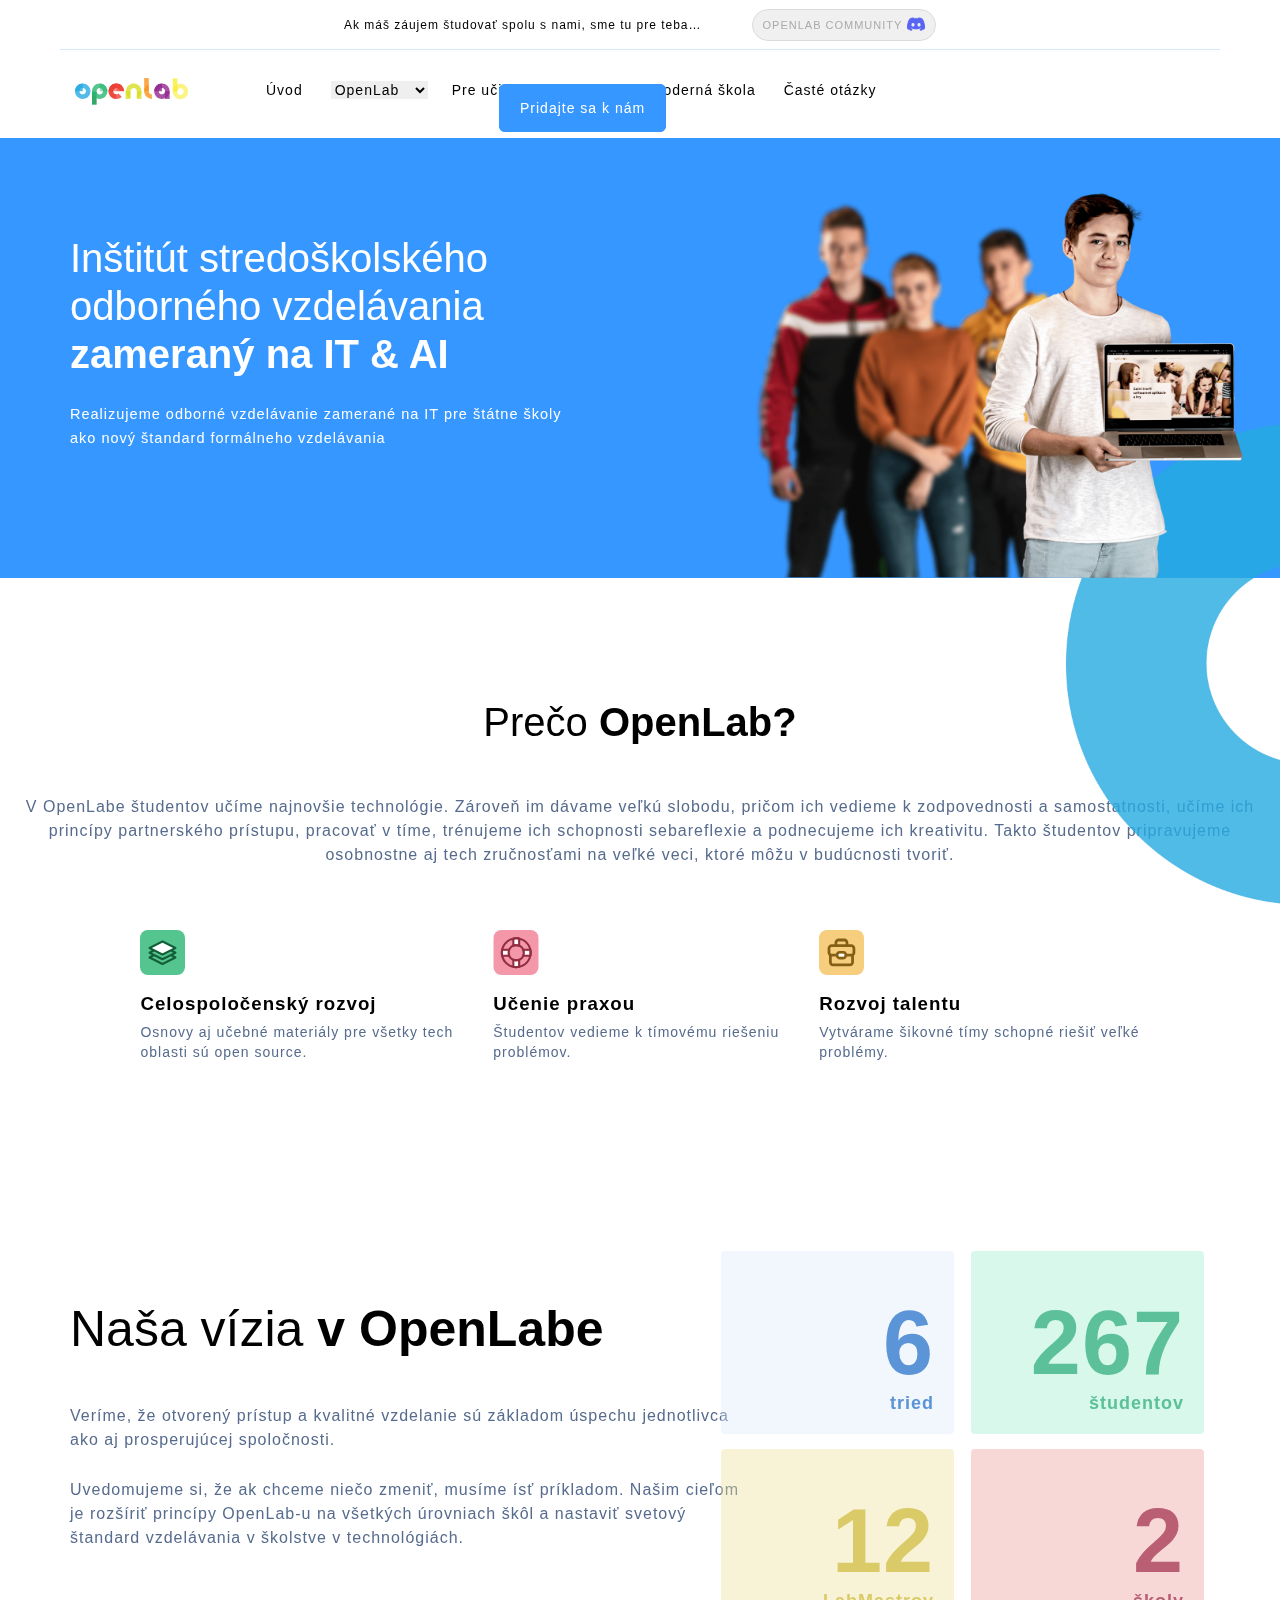
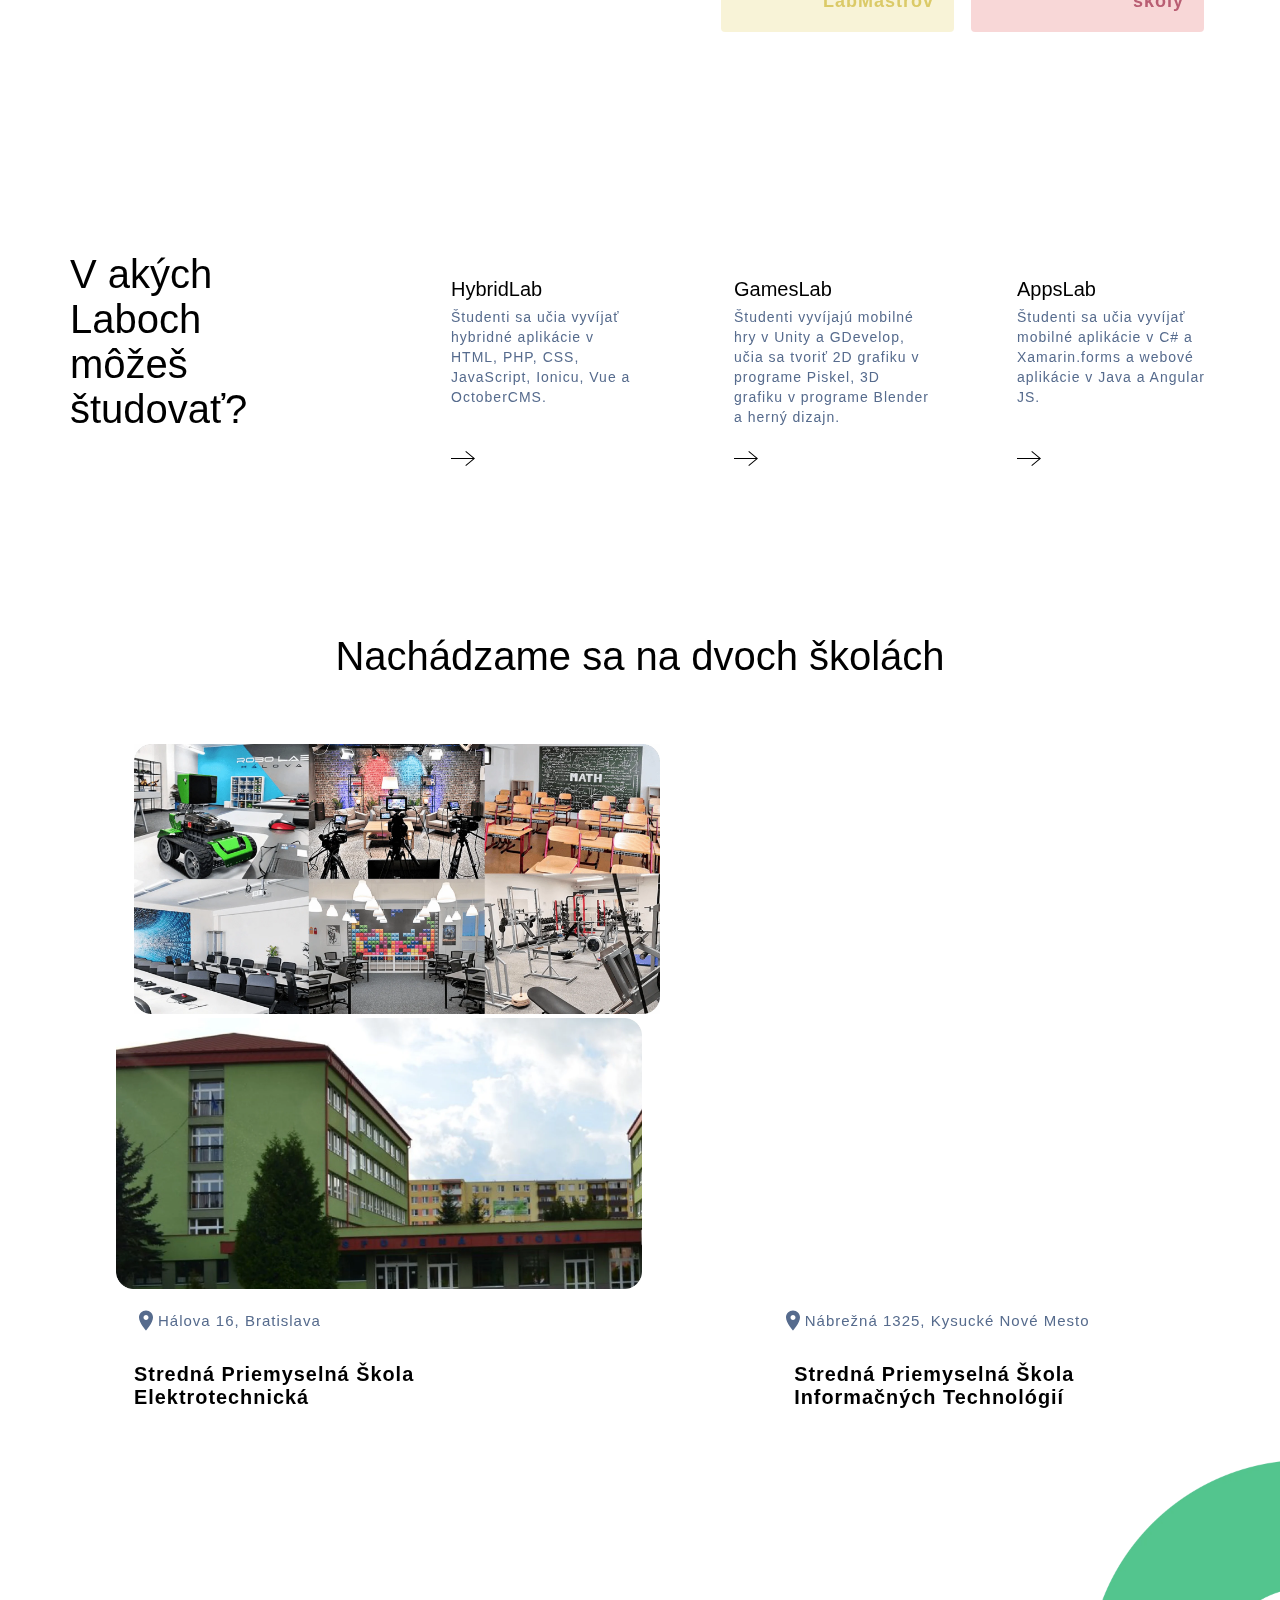
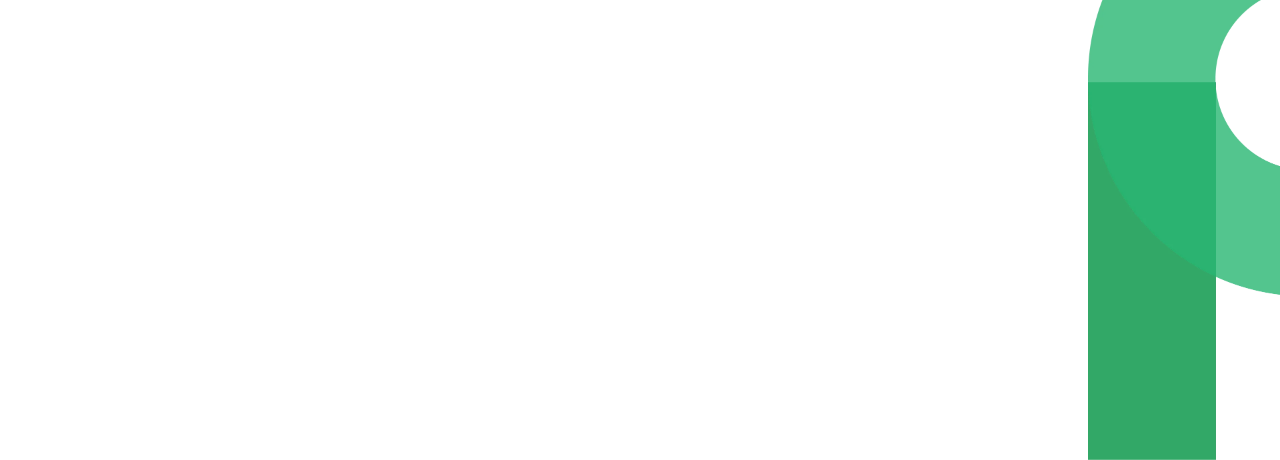
<file: openlab_stranka/index.html>
<!DOCTYPE html>
<html lang="en">
<head>

    <meta charset="UTF-8">
    <meta http-equiv="X-UA-Compatible" content="IE=edge">
    <meta name="viewport" content="width=device-width, initial-scale=1.0">
    <link rel="stylesheet" href="./assets/styles/app.css">
    <title>Openlab</title>

</head>

<body>

<header class="dc">
    <p class="dc-p">
        Ak máš záujem študovať spolu s nami, sme tu pre teba…
    </p>
    <div class="btn">
    <p class="btn-p">
        OPENLAB COMMUNITY
    </p>
    <img class="dc-img" height="20" src="./assets/images/discord-image.png" alt="">
    </div>
</header>

<section class="navbar-logo">
<div class="openlab-logo">
<svg width="114" height="28" viewBox="0 0 112 27" fill="none" xmlns="http://www.w3.org/2000/svg">
    <rect opacity="0.8" x="16.7007" y="14.0454" width="4.5548" height="12.9053" fill="#009444"/>
    <g style="mix-blend-mode:multiply" opacity="0.5">
    <path d="M24.292 13.666H31.8833C31.8979 9.48835 28.4993 6.08976 24.292 6.07471V13.666Z" fill="#2BB673"/>
    </g>
    <rect opacity="0.8" x="49.7227" y="13.666" width="4.5548" height="7.59133" fill="#D7DF23"/>
    <rect opacity="0.8" x="60.7305" y="13.666" width="4.5548" height="7.59133" fill="#D7DF23"/>
    <rect opacity="0.8" x="88.439" y="13.666" width="4.5548" height="7.59133" fill="#92278F"/>
    <path opacity="0.8" d="M85.4029 13.6655H77.8116C77.797 9.48786 81.1955 6.08927 85.4029 6.07422V13.6655Z" fill="#92278F"/>
    <path opacity="0.8" fill-rule="evenodd" clip-rule="evenodd" d="M77.8115 13.6656C77.8115 9.47301 81.2102 6.07425 85.4028 6.07422C87.4162 6.07421 89.347 6.87401 90.7707 8.29767C92.1944 9.72132 92.9942 11.6522 92.9942 13.6656C92.9942 17.8581 89.5954 21.2569 85.4028 21.2569C81.2103 21.2569 77.8115 17.8581 77.8115 13.6656ZM85.4028 16.7962C85.6147 16.7963 85.8261 16.775 86.0338 16.7326C87.6072 16.4087 88.6802 14.9468 88.5175 13.3487C88.3548 11.7505 87.0091 10.5348 85.4028 10.5347C83.6737 10.5347 82.272 11.9364 82.272 13.6655C82.272 15.3945 83.6737 16.7962 85.4028 16.7962Z" fill="#92278F"/>
    <path opacity="0.8" d="M57.6944 6.07471C54.1252 6.07284 51.0374 8.54809 50.2777 12.0201C49.5179 15.4921 51.2917 19.0218 54.5382 20.4982V13.5789H54.5694C54.5951 11.8789 55.9867 10.5141 57.6944 10.5141C59.4022 10.5141 60.7938 11.8789 60.8195 13.5789H60.8539V20.4966C64.099 19.0189 65.8711 15.4894 65.1107 12.0183C64.3502 8.54718 61.2629 6.07288 57.6944 6.07471H57.6944Z" fill="#D7DF23"/>
    <rect opacity="0.8" x="96.0303" y="1.14014" width="4.5548" height="12.9053" fill="#F9ED32"/>
    <path opacity="0.6" fill-rule="evenodd" clip-rule="evenodd" d="M96.0303 14.0454C96.0303 9.85283 99.429 6.45409 103.622 6.4541C107.814 6.45412 111.213 9.85288 111.213 14.0454C111.213 18.238 107.814 21.6368 103.622 21.6368C99.429 21.6367 96.0303 18.238 96.0303 14.0454ZM100.91 15.6107C101.469 16.5793 102.503 17.176 103.622 17.176C104.74 17.176 105.774 16.5793 106.333 15.6107C106.892 14.642 106.892 13.4486 106.333 12.4799C105.774 11.5113 104.74 10.9145 103.622 10.9145C102.503 10.9145 101.469 11.5113 100.91 12.4799C100.351 13.4486 100.351 14.642 100.91 15.6107Z" fill="#F9ED32"/>
    <rect opacity="0.8" x="67.9424" y="0.760742" width="4.5548" height="12.9053" fill="#F7941D"/>
    <path opacity="0.8" d="M72.4691 13.7089C72.4691 13.6959 72.4726 13.6839 72.4728 13.6709H72.4001V6.83398C69.1445 8.3014 67.3595 11.8288 68.1143 15.3032C68.8692 18.7777 71.9593 21.2576 75.5337 21.2575V16.7566C74.7209 16.7566 73.9414 16.4355 73.3667 15.864C72.7919 15.2924 72.469 14.5172 72.4691 13.7089Z" fill="#F7941D"/>
    <path opacity="0.8" d="M42.7727 15.9159C41.5424 17.109 39.5821 17.0907 38.3743 15.875C37.1664 14.6593 37.1598 12.6979 38.3595 11.4741C39.5592 10.2503 41.5193 10.2189 42.7575 11.4036L45.913 8.24651C44.4971 6.85306 42.59 6.07296 40.6038 6.07479V6.07471L40.603 6.07475L40.6021 6.07471V6.07479C36.4146 6.07872 33.022 9.47628 33.022 13.666C33.022 17.8558 36.4146 21.2534 40.6021 21.2573V21.2574L40.603 21.2573L40.6038 21.2574V21.2573C42.5968 21.2592 44.5099 20.4739 45.9272 19.0721L42.7727 15.9159Z" fill="#EF4136"/>
    <g style="mix-blend-mode:multiply" opacity="0.6">
    <path d="M40.6133 13.666H33.022C33.0074 9.48835 36.406 6.08976 40.6133 6.07471V13.666Z" fill="#EF4136"/>
    </g>
    <path opacity="0.8" fill-rule="evenodd" clip-rule="evenodd" d="M16.7007 13.6656C16.7007 9.47303 20.0994 6.07425 24.292 6.07422C28.4845 6.0742 31.8833 9.47293 31.8833 13.6655C31.8834 17.8581 28.4846 21.2568 24.2921 21.2569C20.0995 21.2569 16.7007 17.8582 16.7007 13.6656ZM25.8718 16.4356C26.849 15.8695 27.4486 14.8239 27.4437 13.6946L27.4422 13.6801L27.4437 13.6654C27.4361 11.9301 26.0272 10.5273 24.2919 10.5273C22.5566 10.5273 21.1477 11.9301 21.1402 13.6654L21.1416 13.6799L21.1402 13.6946C21.1352 14.8239 21.7349 15.8695 22.7121 16.4356C23.6892 17.0017 24.8946 17.0017 25.8718 16.4356Z" fill="#2BB673"/>
    <g style="mix-blend-mode:multiply" opacity="0.8">
    <path d="M7.59084 13.6655H-0.000441412C-0.0150421 9.48786 3.38353 6.08927 7.59084 6.07422V13.6655Z" fill="#27AAE1"/>
    </g>
    <path opacity="0.8" fill-rule="evenodd" clip-rule="evenodd" d="M-0.000488281 13.6656C-0.000504269 9.47301 3.39822 6.07425 7.59078 6.07422C9.60414 6.07421 11.535 6.87401 12.9587 8.29767C14.3824 9.72132 15.1822 11.6522 15.1822 13.6656C15.1821 17.8581 11.7834 21.2569 7.59084 21.2569C3.39828 21.2569 -0.000472294 17.8581 -0.000488281 13.6656ZM4.659 14.8592C5.15131 16.0401 6.30694 16.8079 7.58641 16.804L7.58644 16.804C9.32971 16.8014 10.7408 15.386 10.7381 13.6428C10.7381 12.3633 9.96687 11.21 8.78442 10.7213C7.60197 10.2325 6.24151 10.5047 5.33815 11.4108C4.4348 12.3169 4.16669 13.6782 4.659 14.8592Z" fill="#27AAE1"/>
    <path opacity="0.8" d="M48.2051 13.666C48.2027 9.4947 44.8137 6.10575 40.6138 6.07471V13.666H48.2051Z" fill="#EF4136"/>
    <path opacity="0.8" d="M40.5572 16.7935C38.843 16.7658 37.4696 15.3652 37.4756 13.6509C37.4816 11.9365 38.8647 10.5456 40.5791 10.5298C42.2934 10.5141 43.7018 11.8795 43.7392 13.5934L48.2046 13.5958C48.1892 11.6085 47.3925 9.70707 45.9866 8.30236L45.9867 8.3023L45.9861 8.30175L45.9855 8.30108L45.9854 8.30113C43.022 5.33475 38.2149 5.33225 35.2485 8.29555C32.282 11.2588 32.2795 16.0658 35.2429 19.0322L35.2428 19.0322L35.2435 19.0329L35.244 19.0335L35.2441 19.0334C36.6521 20.4456 38.5607 21.2448 40.5549 21.2574L40.5572 16.7935Z" fill="#EF4136"/>
</svg>
</div>
<div class="navbar">
    <p class="p1">Úvod</p>
    <select name="labs" id="labs">
        <option value="openlab">OpenLab</option>
        <option value="hybridlab">HybridLab</option>
        <option value="gameslab">GamesLab</option>
        <option value="appslab">AppsLab</option>
    </select>
    <p class="p2">Pre učiteľov</p>
    <p class="p3">Partneri</p>
    <p class="p4">Moderná škola</p>
    <p class="p5">Časté otázky</p>
    <p class="btn-join">Pridajte sa k nám</p>
</div>
</section>

<div class="welcome-section-blue">
        <div class="main-content">
            <p class="main-content-h1"> 
                Inštitút stredoškolského<br>
                odborného vzdelávania<br>
                <strong>zameraný na IT & AI</strong>
            </p>
            <p class="main-content-p">
                Realizujeme odborné vzdelávanie zamerané na IT pre štátne školy<br>
                ako nový štandard formálneho vzdelávania
            </p>
        </div>
    <img class="openlab-img" height="418" src="./assets/images/openlab-image.png" alt="">
</div>

<div class="o_l">
    <img class="o_letter" src="./assets/images/o_letter.webp" alt="">
</div>

<div class="why">
    <h1 class="why1">
        Prečo&nbsp;
    </h1>
    <h1 class="why2">
        <strong>OpenLab?</strong>
    </h1>
</div>

<p class="in-openlab">
    V OpenLabe študentov učíme najnovšie technológie. Zároveň im dávame veľkú slobodu, pričom ich vedieme k zodpovednosti a samostatnosti, učíme ich<br>
    princípy partnerského prístupu, pracovať v tíme, trénujeme ich schopnosti sebareflexie a podnecujeme ich kreativitu. Takto študentov pripravujeme<br>
    osobnostne aj tech zručnosťami na veľké veci, ktoré môžu v budúcnosti tvoriť.
</p>

<div class="learn">
    <div class="select">
        <svg class="select-img" width="45" height="45" viewBox="0 0 45 45" fill="none" xmlns="http://www.w3.org/2000/svg">
            <rect width="45" height="45" rx="8" fill="#55C58F"/>
            <path fill-rule="evenodd" clip-rule="evenodd" d="M11.7554 20.3059L9.11152 18.9932H9.11149C8.7378 18.8083 8.50044 18.425 8.50044 18.005C8.50044 17.5863 8.73783 17.203 9.11395 17.0169L22.0167 10.6139C22.3223 10.462 22.6802 10.462 22.9857 10.6139L35.8885 17.0169C36.2622 17.2018 36.4995 17.585 36.4995 18.005C36.4995 18.425 36.2622 18.8071 35.8885 18.9932L33.2446 20.3059L35.9299 21.7826C36.2889 21.981 36.5081 22.3618 36.4995 22.7732C36.491 23.1847 36.2549 23.5557 35.8885 23.7381L33.2556 25.0447L35.9323 26.5288C36.2889 26.7272 36.5081 27.1092 36.4983 27.5194C36.4886 27.9309 36.2537 28.3019 35.8873 28.4831L22.9845 34.8861C22.8323 34.962 22.6656 35 22.5 35C22.3344 35 22.1677 34.962 22.0155 34.8861L9.11273 28.4831C8.74635 28.3007 8.51142 27.9297 8.50168 27.5194C8.49193 27.108 8.70984 26.7272 9.0677 26.5288L11.7444 25.0447L9.11152 23.7381C8.74392 23.5569 8.50901 23.1847 8.50047 22.7732C8.49193 22.3618 8.71106 21.9798 9.07013 21.7826L11.7554 20.3059ZM22.4989 32.6685L33.0343 27.4397L30.8579 26.2336L22.9834 30.1423C22.8312 30.2182 22.6645 30.2562 22.4989 30.2562C22.3333 30.2562 22.1666 30.2182 22.0144 30.1423L14.1399 26.2336L11.9634 27.4397L22.4989 32.6685ZM33.027 22.6997L22.4991 27.9247L11.9711 22.6997L14.156 21.4973L22.0147 25.3972C22.1669 25.4731 22.3336 25.511 22.4992 25.511C22.6647 25.511 22.8315 25.4731 22.9836 25.3972L30.8423 21.4973L33.027 22.6997ZM32.9261 18.0064L22.4991 12.8316L12.0721 18.0051L22.4991 23.1799L32.9261 18.0064Z" fill="#135D39"/>
            <path d="M22.4993 12.8315L32.9263 18.0064L22.4993 23.1799L12.0723 18.0051L22.4993 12.8315Z" fill="white"/>
        </svg>
        <h3 class="select-h3">Celospoločenský rozvoj</h3>
        <p class="select-p">Osnovy aj učebné materiály pre všetky tech<br>oblasti sú open source.</p>
    </div>
    <div class="support">
        <svg class="support-img" width="46" height="45" viewBox="0 0 46 45" fill="none" xmlns="http://www.w3.org/2000/svg">
            <rect x="0.5" width="45" height="45" rx="8" fill="#F497A9"/>
            <path d="M25.9138 28.8176C25.2918 29.0746 24.6451 29.2483 23.9793 29.3372C24.0722 29.3235 24.1597 29.3125 24.2527 29.2989C23.5691 29.3836 22.8787 29.3836 22.1992 29.292C22.2921 29.3057 22.3796 29.3166 22.4726 29.3303C21.8164 29.2374 21.1806 29.0637 20.5695 28.8081L20.8156 28.9106C20.3713 28.7219 19.9474 28.4977 19.5468 28.2311C19.4484 28.1655 19.3486 28.0971 19.2529 28.026C19.1873 27.9782 19.0041 27.81 19.2556 28.0329C19.2173 27.9987 19.1777 27.9672 19.1353 27.9372C18.9439 27.7799 18.7593 27.6159 18.5843 27.4422C18.4162 27.2741 18.2535 27.0977 18.1031 26.9159C18.0648 26.8721 18.0279 26.8229 17.991 26.7764C17.8707 26.6287 18.1523 26.9883 18.0115 26.801C17.9404 26.7053 17.872 26.6069 17.8037 26.5071C17.5302 26.0996 17.2978 25.6704 17.1037 25.2178C17.1379 25.2998 17.172 25.3819 17.2062 25.4639C16.9396 24.8282 16.7578 24.1651 16.6662 23.4842C16.6798 23.5772 16.6908 23.6647 16.7045 23.7577C16.6197 23.0741 16.6197 22.3836 16.7113 21.7041C16.6976 21.7971 16.6867 21.8846 16.673 21.9776C16.766 21.3213 16.9396 20.6815 17.1953 20.0745C17.1611 20.1565 17.1269 20.2385 17.0927 20.3205C17.2814 19.8762 17.5097 19.4483 17.7763 19.0463C17.8419 18.9479 17.913 18.8481 17.9814 18.7524C18.1386 18.5364 17.8652 18.8918 17.9787 18.7551C18.0087 18.7141 18.0443 18.6772 18.0744 18.6348C18.2316 18.4434 18.3998 18.2588 18.5734 18.0838C18.7443 17.9129 18.9179 17.753 19.1039 17.6026C19.1517 17.5643 19.1968 17.5274 19.2433 17.4905C19.391 17.3702 19.0314 17.6518 19.2187 17.511C19.3144 17.4399 19.4128 17.3715 19.5126 17.3032C19.9228 17.0297 20.3576 16.7973 20.8087 16.6059C20.7267 16.6401 20.6447 16.6743 20.5626 16.7085C21.1738 16.4555 21.8095 16.2819 22.4658 16.1862C22.3728 16.1999 22.2853 16.2108 22.1923 16.2245C22.8759 16.1315 23.5623 16.1315 24.2458 16.2176C24.1529 16.204 24.0654 16.193 23.9724 16.1793C24.656 16.2723 25.3191 16.4528 25.9548 16.7194C25.8728 16.6852 25.7908 16.651 25.7088 16.6169C26.1531 16.8083 26.5838 17.0379 26.983 17.3114C27.0814 17.3798 27.1812 17.4481 27.2769 17.5192C27.4929 17.6805 27.1375 17.403 27.2742 17.5165C27.3152 17.5507 27.3521 17.5821 27.3945 17.6149C27.5791 17.768 27.7568 17.9294 27.9277 18.1003C28.0986 18.2712 28.2585 18.4489 28.413 18.6334C28.4472 18.6745 28.4786 18.7114 28.5087 18.7538C28.6181 18.8905 28.3447 18.535 28.506 18.751C28.5771 18.8467 28.6454 18.9452 28.7138 19.0477C28.9845 19.451 29.2128 19.8817 29.4015 20.326C29.3673 20.244 29.3331 20.1619 29.2989 20.0799C29.5519 20.6911 29.7296 21.3309 29.8212 21.983C29.8075 21.8901 29.7966 21.8026 29.7829 21.7096C29.8759 22.3932 29.8759 23.0795 29.7898 23.7631C29.8034 23.6702 29.8144 23.5827 29.828 23.4897C29.7351 24.1733 29.5546 24.8364 29.288 25.4694C29.3222 25.3873 29.3564 25.3053 29.3905 25.2233C29.1991 25.6676 28.9695 26.0955 28.7029 26.4947C28.6345 26.5932 28.5661 26.693 28.495 26.7887C28.3337 27.0047 28.6113 26.6492 28.4978 26.786C28.4677 26.827 28.4322 26.8639 28.4021 26.9063C28.249 27.0908 28.0876 27.2686 27.9208 27.4367C27.7499 27.6076 27.5763 27.7676 27.3904 27.918C27.3493 27.9522 27.3124 27.9836 27.2701 28.0137C27.1333 28.1231 27.4888 27.8496 27.2728 28.011C27.1771 28.082 27.0786 28.1504 26.9788 28.2188C26.5796 28.4895 26.1517 28.7178 25.7074 28.9092L25.9535 28.8067C25.9466 28.8039 25.9302 28.8094 25.9138 28.8176C25.654 28.927 25.449 29.0364 25.3027 29.2893C25.1728 29.508 25.1181 29.8334 25.2001 30.0795C25.2781 30.3284 25.4326 30.569 25.6718 30.6907C25.8974 30.811 26.216 30.8985 26.4621 30.7932C27.2892 30.4446 28.0275 30.0166 28.7316 29.4561C29.3632 28.953 29.9005 28.3487 30.3695 27.6897C31.4113 26.2241 31.9527 24.3879 31.9172 22.593C31.883 20.8293 31.3088 19.052 30.2423 17.637C29.7023 16.9233 29.1007 16.3177 28.3857 15.7776C27.7226 15.2745 26.9843 14.8999 26.2091 14.6059C22.8431 13.3413 18.8098 14.4446 16.5596 17.2514C15.9991 17.9514 15.5588 18.6897 15.217 19.5182C14.8589 20.3864 14.6633 21.312 14.6018 22.2499C14.4856 24.0518 14.9737 25.9168 15.9594 27.4316C16.8344 28.7742 18.0786 29.9062 19.5413 30.5789C21.3324 31.402 23.3283 31.6316 25.2533 31.1832C25.6662 31.0875 26.0709 30.9576 26.4592 30.7936C26.7162 30.6869 26.924 30.5721 27.0703 30.3219C27.2002 30.1031 27.2549 29.7777 27.1729 29.5316C27.0949 29.2828 26.9404 29.0422 26.7012 28.9205C26.4769 28.8002 26.1625 28.7141 25.9137 28.818L25.9138 28.8176Z" fill="#912D40"/>
            <rect x="9.5" y="20.5" width="5.5" height="4.5" fill="white"/>
            <rect x="31" y="20.5" width="5.5" height="4.5" fill="white"/>
            <rect x="25.25" y="9.25" width="5.5" height="4.5" transform="rotate(90 25.25 9.25)" fill="white"/>
            <rect x="25.25" y="30.75" width="5.5" height="4.5" transform="rotate(90 25.25 30.75)" fill="white"/>
            <path d="M38.3548 19.567C37.7588 16.6959 36.3068 14.0164 34.256 11.9286C32.2079 9.84365 29.5502 8.3439 26.6981 7.7041C23.2254 6.92479 19.5749 7.35821 16.3839 8.92774C13.7754 10.2102 11.5578 12.2746 10.0472 14.7521C8.30401 17.6163 7.52883 21.0713 7.90753 24.4044C8.0962 26.0614 8.52686 27.6378 9.20911 29.1595C9.80383 30.4884 10.6105 31.7134 11.5538 32.8236C13.4433 35.0426 15.9971 36.6901 18.7862 37.5336C22.0948 38.5385 25.789 38.3922 28.9922 37.0756C30.4168 36.4904 31.7129 35.7289 32.9189 34.7719C34.0564 33.8695 35.0408 32.7922 35.883 31.6068C37.756 28.9723 38.7376 25.7142 38.6748 22.4876C38.6652 21.5059 38.549 20.5243 38.3549 19.5672C38.2482 19.0409 37.5961 18.6895 37.0943 18.8495C36.5365 19.0299 36.263 19.5467 36.3765 20.11C36.4421 20.4245 36.4927 20.7417 36.5378 21.0602C36.5242 20.9672 36.5132 20.8797 36.4996 20.7868C36.6705 22.0719 36.6732 23.3735 36.5064 24.6585C36.5201 24.5655 36.531 24.478 36.5447 24.385C36.3738 25.6456 36.0415 26.8801 35.5493 28.0558C35.5835 27.9738 35.6177 27.8918 35.6519 27.8097C35.3675 28.4797 35.0367 29.1291 34.6566 29.7512C34.4679 30.0547 34.271 30.3527 34.0618 30.6426C34.0099 30.7137 33.9593 30.782 33.9087 30.8545C33.8841 30.8846 33.8609 30.9201 33.8376 30.9502C33.7255 31.1006 33.9989 30.7451 33.8814 30.8928C33.7611 31.0432 33.6462 31.1895 33.5232 31.333C33.0611 31.8771 32.5634 32.3857 32.0261 32.8574C31.8962 32.9736 31.7636 33.0871 31.6269 33.1965C31.5654 33.2484 31.5039 33.2949 31.4423 33.3469C31.3849 33.3906 31.2304 33.5 31.4998 33.3031C31.4615 33.3305 31.4246 33.3605 31.3877 33.3879C31.0978 33.6066 30.797 33.8145 30.4881 34.0141C29.8004 34.4516 29.0771 34.8316 28.3252 35.1488C28.4072 35.1147 28.4892 35.0805 28.5712 35.0463C27.3955 35.5385 26.1623 35.8735 24.9004 36.0416C24.9934 36.028 25.0809 36.017 25.1739 36.0034C23.8887 36.1715 22.5872 36.1674 21.3022 35.9965C21.3952 36.0102 21.4827 36.0211 21.5756 36.0348C20.3247 35.8612 19.101 35.529 17.9363 35.0367C18.0184 35.0709 18.1004 35.1051 18.1824 35.1393C17.5125 34.8549 16.8672 34.5241 16.2479 34.1412C15.9443 33.9526 15.6463 33.7557 15.3564 33.5465C15.2854 33.4946 15.217 33.444 15.1445 33.3934C15.1145 33.3688 15.083 33.3455 15.0488 33.3223C14.8984 33.2102 15.2539 33.4836 15.1062 33.366C14.9559 33.2457 14.8096 33.1309 14.666 33.0079C14.1219 32.5457 13.616 32.0481 13.1457 31.5108C13.0295 31.3809 12.9201 31.2483 12.8066 31.1116C12.7547 31.0501 12.7082 30.9885 12.659 30.927C12.6152 30.8696 12.5058 30.7151 12.7027 30.9844C12.6754 30.9462 12.6453 30.9092 12.618 30.8723C12.3992 30.5825 12.1914 30.2817 11.9959 29.9727C11.5584 29.285 11.1783 28.5618 10.8639 27.8126C10.898 27.8946 10.9322 27.9766 10.9664 28.0587C10.4742 26.887 10.1433 25.6524 9.97106 24.3917C9.98474 24.4847 9.99567 24.5722 10.0093 24.6651C9.84118 23.38 9.84529 22.0784 10.0162 20.7934C10.0025 20.8864 9.99157 20.9739 9.9779 21.0669C10.1515 19.8118 10.4865 18.5895 10.976 17.4192C10.9418 17.5012 10.9076 17.5832 10.8734 17.6653C11.1537 17.0022 11.4846 16.3596 11.8605 15.7485C12.0519 15.4367 12.2543 15.1332 12.4689 14.8352C12.5168 14.7695 12.5619 14.7053 12.6084 14.6438C12.6357 14.6055 12.6658 14.5686 12.6932 14.5317C12.8053 14.3813 12.5318 14.7367 12.6494 14.5891C12.7588 14.4524 12.8682 14.3156 12.9803 14.1816C13.4424 13.6375 13.94 13.1262 14.4773 12.6572C14.6072 12.541 14.7398 12.4275 14.8765 12.3181C14.938 12.2662 14.9996 12.2197 15.0611 12.1678C15.1185 12.124 15.2689 12.0105 15.0037 12.2115C15.0556 12.1732 15.1062 12.1336 15.1541 12.0953C15.4343 11.8875 15.7214 11.6851 16.0154 11.4965C16.7031 11.0563 17.4263 10.6762 18.1755 10.359C18.0935 10.3932 18.0115 10.4273 17.9295 10.4615C19.0943 9.96935 20.322 9.63846 21.573 9.46346C21.48 9.47713 21.3925 9.48807 21.2995 9.50174C22.5847 9.33085 23.8862 9.32811 25.1712 9.49491C25.0782 9.48124 24.9907 9.4703 24.8978 9.45663C26.1583 9.62752 27.3929 9.95975 28.5647 10.452C28.4827 10.4178 28.4007 10.3836 28.3186 10.3494C28.9886 10.6338 29.638 10.9646 30.2573 11.3447C30.5608 11.5334 30.8589 11.7276 31.1487 11.9395C31.2198 11.9914 31.2882 12.042 31.3607 12.0926C31.3907 12.1172 31.4222 12.1404 31.4564 12.1637C31.6067 12.2758 31.2513 12.0024 31.3989 12.1199C31.5493 12.2361 31.6956 12.3551 31.8392 12.4781C32.3833 12.9402 32.8919 13.4379 33.3595 13.9711C33.4757 14.101 33.5892 14.2336 33.6986 14.3703C33.7505 14.4318 33.797 14.4933 33.8462 14.5549C33.89 14.6123 34.0034 14.7627 33.8025 14.4974C33.8298 14.5357 33.8599 14.5726 33.8872 14.6095C34.106 14.8994 34.3138 15.2002 34.5134 15.5092C34.9509 16.1968 35.331 16.9173 35.6482 17.6666C35.614 17.5846 35.5798 17.5025 35.5456 17.4205C35.9121 18.2887 36.191 19.1869 36.3796 20.1111C36.489 20.6375 37.1384 20.9889 37.6402 20.8289C38.1939 20.6471 38.4701 20.1316 38.3552 19.567L38.3548 19.567Z" fill="#912D40"/>
            <path d="M25.1617 8.64058V11.0263V14.827V15.6951C25.5965 15.367 26.0258 15.0362 26.4605 14.708C24.4535 13.8809 22.0785 13.8768 20.0688 14.6971C20.5036 15.0252 20.9329 15.3561 21.3676 15.6842V13.3026V9.50437V8.63619C21.1188 8.96432 20.8645 9.29517 20.6157 9.6233C20.9301 9.55767 21.2473 9.50709 21.5659 9.46197C21.4729 9.47564 21.3854 9.48658 21.2924 9.50025C22.5776 9.32935 23.8791 9.32662 25.1641 9.49341C25.0712 9.47974 24.9837 9.46881 24.8907 9.45513C25.2325 9.50298 25.5743 9.55767 25.9134 9.62876C26.4356 9.7354 27.0454 9.47837 27.1739 8.91098C27.2901 8.3983 27.0208 7.76529 26.4561 7.65042C24.3397 7.21565 22.1837 7.21565 20.0644 7.64359C19.6269 7.73246 19.3125 8.20415 19.3125 8.63069V11.0123V14.8105V15.6787C19.3125 16.0041 19.4629 16.2871 19.7158 16.4854C19.9482 16.6658 20.3174 16.7889 20.6113 16.6699C21.2101 16.4266 21.8281 16.2598 22.468 16.1668C22.375 16.1805 22.2875 16.1914 22.1945 16.2051C22.8781 16.1121 23.5645 16.1121 24.248 16.1982C24.1551 16.1846 24.0676 16.1736 23.9746 16.16C24.6418 16.2488 25.2871 16.4225 25.9092 16.6795C26.2031 16.7998 26.5681 16.6768 26.8047 16.4949C27.0576 16.3008 27.208 16.0164 27.208 15.6883V13.3026V9.5019V8.63373C27.208 8.09781 26.7363 7.58373 26.1826 7.60833C25.6289 7.63978 25.1613 8.06634 25.1613 8.64055L25.1617 8.64058Z" fill="#912D40"/>
            <path d="M25.1612 29.8045V32.1903V35.9909V36.8591C25.4101 36.531 25.6644 36.2001 25.9132 35.872C25.5741 35.9404 25.2337 35.9978 24.8905 36.0456C24.9835 36.032 25.071 36.021 25.164 36.0074C23.8788 36.1755 22.5772 36.1714 21.2923 36.0005C21.3852 36.0142 21.4727 36.0251 21.5657 36.0388C21.2471 35.9951 20.93 35.9404 20.6155 35.8775C20.8643 36.2056 21.1186 36.5365 21.3675 36.8646V34.4829V30.6847V29.8166C20.9327 30.1447 20.5034 30.4755 20.0686 30.8037C22.0784 31.624 24.4545 31.6212 26.4603 30.7927C26.7174 30.6861 26.9252 30.5712 27.0715 30.321C27.2014 30.1023 27.256 29.7769 27.174 29.5308C27.0961 29.282 26.9416 29.0414 26.7023 28.9197C26.4767 28.7994 26.1623 28.7146 25.9121 28.8171C25.29 29.0742 24.6433 29.2478 23.9775 29.3367C24.0705 29.323 24.158 29.3121 24.251 29.2984C23.5674 29.3832 22.8769 29.3832 22.1975 29.2916C22.2904 29.3052 22.3779 29.3162 22.4709 29.3298C21.8311 29.241 21.2131 29.0701 20.6142 28.8267C20.3203 28.7064 19.9553 28.8294 19.7187 29.0113C19.4658 29.2054 19.3154 29.4898 19.3154 29.8179V32.1996V35.9978V36.8659C19.3154 37.2898 19.6299 37.7655 20.0674 37.853C22.1838 38.2796 24.344 38.2796 26.4591 37.8462C26.8966 37.7573 27.211 37.2857 27.211 36.8591V34.4734V30.6727V29.8045C27.211 29.2686 26.7393 28.7545 26.1856 28.7791C25.6292 28.8038 25.1616 29.2303 25.1616 29.8045L25.1612 29.8045Z" fill="#912D40"/>
            <path d="M13.81 24.6572H10.0118H9.1436C9.47173 24.906 9.80258 25.1603 10.1307 25.4091C10.0624 25.07 10.0049 24.7296 9.95708 24.3864C9.97075 24.4794 9.98169 24.5669 9.99536 24.6599C9.8272 23.3747 9.8313 22.0732 10.0022 20.7882C9.98853 20.8811 9.97759 20.9686 9.96391 21.0616C10.0077 20.743 10.0624 20.4259 10.1252 20.1114C9.79712 20.3602 9.46626 20.6145 9.13814 20.8634H11.5198H15.318H16.1862C15.858 20.4286 15.5272 19.9993 15.1991 19.5645C14.3787 21.5743 14.3815 23.9465 15.21 25.9562C15.3166 26.2133 15.4315 26.4211 15.6817 26.5674C15.9004 26.6973 16.2258 26.7519 16.4719 26.6699C16.7207 26.592 16.9614 26.4375 17.0831 26.1982C17.2034 25.9726 17.2881 25.6582 17.1856 25.408C16.9286 24.7887 16.759 24.1392 16.666 23.4775C16.6797 23.5705 16.6907 23.658 16.7043 23.751C16.6196 23.0674 16.6196 22.3769 16.7112 21.6975C16.6975 21.7904 16.6866 21.8779 16.6729 21.9709C16.7659 21.3311 16.9327 20.7103 17.176 20.1142C17.2963 19.8203 17.1733 19.4553 16.9914 19.2187C16.7973 18.9658 16.5129 18.8154 16.1848 18.8154H13.8032H10.005H9.13678C8.71296 18.8154 8.23717 19.1299 8.14967 19.5674C7.72309 21.6838 7.72309 23.844 8.15241 25.9591C8.24127 26.3966 8.71297 26.711 9.13951 26.711H11.5253H15.3235H16.1916C16.7275 26.711 17.2416 26.2393 17.217 25.6856C17.1938 25.1292 16.77 24.6575 16.1957 24.6575L13.81 24.6572Z" fill="#912D40"/>
            <path d="M36.6324 22.7499C36.6324 23.3898 36.5887 24.0282 36.5066 24.6613C36.5203 24.5683 36.5312 24.4808 36.5449 24.3878C36.4971 24.7296 36.4424 25.0714 36.3713 25.4105C36.6994 25.1617 37.0303 24.9074 37.3584 24.6585H34.9727H31.1745H30.3063C30.6344 25.0933 30.9653 25.5226 31.2934 25.9574C32.1205 23.9503 32.1246 21.5754 31.3043 19.5657C30.9762 20.0004 30.6453 20.4297 30.3172 20.8645H32.6989H36.4971H37.3652C37.0371 20.6156 36.7063 20.3613 36.3781 20.1125C36.4438 20.427 36.4943 20.7442 36.5395 21.0627C36.5258 20.9697 36.5149 20.8822 36.5012 20.7893C36.5873 21.4401 36.6324 22.0936 36.6324 22.7498C36.6324 23.2858 37.1041 23.7998 37.6578 23.7752C38.2115 23.7506 38.6832 23.324 38.6832 22.7498C38.6805 21.6834 38.5629 20.6143 38.3524 19.567C38.2635 19.1295 37.7918 18.8151 37.3653 18.8151H34.9836H31.1854H30.3172C29.9918 18.8151 29.7088 18.9655 29.5106 19.2184C29.3301 19.4508 29.2071 19.8199 29.326 20.1139C29.5694 20.7127 29.7362 21.3348 29.8291 21.9705C29.8155 21.8776 29.8045 21.7901 29.7909 21.6971C29.8838 22.3807 29.8838 23.067 29.7977 23.7506C29.8114 23.6576 29.8223 23.5701 29.836 23.4772C29.7471 24.1402 29.5735 24.7897 29.3164 25.4076C29.1961 25.7016 29.3192 26.0666 29.501 26.3031C29.6952 26.5561 29.9795 26.7064 30.3077 26.7064H32.6934H36.4916H37.3598C37.7836 26.7064 38.2594 26.3879 38.3469 25.9545C38.5629 24.9018 38.6818 23.8244 38.6818 22.7484C38.6818 22.2125 38.2101 21.6984 37.6564 21.723C37.1027 21.749 36.6351 22.1756 36.6324 22.7498L36.6324 22.7499Z" fill="#912D40"/>
        </svg>
        <h3 class="support-h3">Učenie praxou</h3>
        <p class="support-p">Študentov vedieme k tímovému riešeniu<br>problémov.</p>
    </div>
    <div class="intership">
        <svg class="intership-img" width="45" height="45" viewBox="0 0 45 45" fill="none" xmlns="http://www.w3.org/2000/svg">
            <rect width="45" height="45" rx="8" fill="#F6CE7E"/>
            <path fill-rule="evenodd" clip-rule="evenodd" d="M15.5384 12.7666V14.1525H12.7666C10.4716 14.1525 8.61035 16.0137 8.61035 18.3087V22.465C8.61035 23.6962 9.14548 24.8015 9.99621 25.5627V32.1635C9.99621 34.4585 11.8574 36.3197 14.1525 36.3197H30.7775C33.0725 36.3197 34.9337 34.4585 34.9337 32.1635V25.5627C35.7844 24.8015 36.3196 23.6962 36.3196 22.465V18.3087C36.3196 16.0137 34.4583 14.1525 32.1633 14.1525H29.3916V12.7666C29.3916 10.4716 27.5317 8.61035 25.2354 8.61035H19.6946C17.3983 8.61035 15.5384 10.4716 15.5384 12.7666ZM27.9369 23.8508H32.1634C32.9284 23.8508 33.5479 23.23 33.5479 22.465V18.3087C33.5479 17.5437 32.9284 16.9229 32.1634 16.9229H12.7666C12.0016 16.9229 11.3821 17.5437 11.3821 18.3087V22.465C11.3821 23.23 12.0016 23.8508 12.7666 23.8508H16.993C17.3139 22.2689 18.7114 21.0791 20.3869 21.0791H24.5431C26.2186 21.0791 27.6162 22.2689 27.9369 23.8508ZM16.993 26.6212H12.7666V32.1633C12.7666 32.9283 13.3875 33.5479 14.1525 33.5479H30.7775C31.5425 33.5479 32.1634 32.9283 32.1634 32.1633V26.6212H27.9369C27.6161 28.2019 26.2186 29.3916 24.5431 29.3916H20.3869C18.7114 29.3916 17.3138 28.2019 16.993 26.6212ZM26.6212 14.1525V12.7666C26.6212 12.0016 26.0004 11.382 25.2354 11.382H19.6946C18.9296 11.382 18.3087 12.0016 18.3087 12.7666V14.1525H26.6212ZM19.6946 24.5431C19.6946 24.1599 20.0037 23.8508 20.3869 23.8508H24.5431C24.9263 23.8508 25.2354 24.1599 25.2354 24.5431V25.9289C25.2354 26.3108 24.9263 26.6212 24.5431 26.6212H20.3869C20.0037 26.6212 19.6946 26.3108 19.6946 25.9289V24.5431Z" fill="#845F15"/>
            <path fill-rule="evenodd" clip-rule="evenodd" d="M20.3866 23.8508C20.0035 23.8508 19.6943 24.16 19.6943 24.5431V25.929C19.6943 26.3108 20.0035 26.6212 20.3866 26.6212H24.5429C24.926 26.6212 25.2351 26.3108 25.2351 25.929V24.5431C25.2351 24.16 24.926 23.8508 24.5429 23.8508H20.3866Z" fill="white"/>
        </svg>
        <h3 class="intership-h3">Rozvoj talentu</h3>
        <p class="intership-p">Vytvárame šikovné tímy schopné riešiť veľké<br>problémy.</p>
    </div>
</div>

<section class="our-vision">
    <div class="our-vision1">
    <div class="our">
        <h1 class="our1">
            Naša vízia&nbsp;
        </h1>
        <h1 class="our2">
            <strong>v OpenLabe</strong>
        </h1>
    </div>
    <div class="vision">
        <p class="vision-p1">
            Veríme, že otvorený prístup a kvalitné vzdelanie sú základom úspechu jednotlivca<br>
            ako aj prosperujúcej spoločnosti.<br>
        </p>
        <p>
            Uvedomujeme si, že ak chceme niečo zmeniť, musíme ísť príkladom. Našim cieľom<br>
            je rozšíriť princípy OpenLab-u na všetkých úrovniach škôl a nastaviť svetový<br>
            štandard vzdelávania v školstve v technológiách.
        </p>
    </div>
</div>
    <div class="stats">
        <div class="t">
            <p class="t6">6</p>
            <p class="tp">tried</p>
        </div>
        <div class="s">
            <p class="s267">267</p>
            <p class="sp">študentov</p>
        </div>
        <div class="l">
            <p class="l12">12</p>
            <p class="lp">LabMastrov</p>
        </div>
        <div class="sk">
            <p class="sk2">2</p>
            <p class="skp">školy</p>
        </div>
    </div>
</section>
<section class="which-lab flex">
    <div class="lab-text">
        <h1 class="what-lab">
            V akých Laboch<br>
            <strong>môžeš študovať?</strong>
        </h1> 
    </div>
    <div class="contianer">
        <div class="h-lab shadow"> 
            <h1>
                <strong>Hybrid</strong>Lab
            </h1>
            <p>
                Študenti sa učia vyvíjať<br>hybridné aplikácie v<br>HTML, PHP, CSS,<br>JavaScript, Ionicu, Vue a<br>OctoberCMS.<br><br><br>
                <svg class="ar-ri" width="24" height="24" xmlns="http://www.w3.org/2000/svg"
                fill-rule="evenodd" clip-rule="evenodd"><path d="M21.883 12l-7.527
                6.235.644.765 9-7.521-9-7.479-.645.764 7.529 6.236h-21.884v1h21.883z"/>
                </svg>
            </p>
        </div>
        <div class="g-lab shadow"> 
            <h1>
                <strong>Games</strong>Lab
            </h1>
            <p>
                Študenti vyvíjajú mobilné<br>hry v Unity a GDevelop,<br>učia sa tvoriť 2D grafiku v<br>programe Piskel, 3D<br>grafiku v programe Blender<br>a herný dizajn.<br><br>
                <svg class="ar-ri" width="24" height="24" xmlns="http://www.w3.org/2000/svg"
                fill-rule="evenodd" clip-rule="evenodd"><path d="M21.883 12l-7.527
                6.235.644.765 9-7.521-9-7.479-.645.764 7.529 6.236h-21.884v1h21.883z"/>
                </svg>
            </p>
        </div>
        <div class="a-lab shadow"> 
            <h1>
                <strong>Apps</strong>Lab
            </h1>
            <p>
                Študenti sa učia vyvíjať<br>mobilné aplikácie v C# a<br>Xamarin.forms a webové<br>aplikácie v Java a Angular<br>JS.<br><br><br>
                <svg class="ar-ri" width="24" height="24" xmlns="http://www.w3.org/2000/svg"
                fill-rule="evenodd" clip-rule="evenodd"><path d="M21.883 12l-7.527
                6.235.644.765 9-7.521-9-7.479-.645.764 7.529 6.236h-21.884v1h21.883z"/>
                </svg>
            </p>
        </div>
    </div>
</section>
<section class="sch">
    <h1><strong>Nachádzame sa&nbsp;</strong>na dvoch školách</h1>
        <div class="sch-img">
            <img class="sch-img1" width="526px" height="270.25px" src="./assets/images/school1.webp" alt="">
            <img class="sch-img2" width="526px" height="270.25px" src="./assets/images/school2.webp" alt=""><br>
        </div>
        <div class="position">
            <div class="halova">
                <img src="./assets/svgs/map-pointer.svg" alt="">
                <p>Hálova 16, Bratislava</p>
            </div>
            <div class="kysucke">
                <img src="./assets/svgs/map-pointer.svg" alt="">
                <p>Nábrežná 1325, Kysucké Nové Mesto</p>
            </div>
        </div>
        <div class="sch-link">
            <div class="sch-link1">
                <h3>Stredná Priemyselná Škola<br>Elektrotechnická</h3>
            </div>
            <div class="sch-link2">
                <h3>Stredná Priemyselná Škola<br>Informačných Technológií</h3>
            </div>
        </div>
        <div class="p_l">
            <img class="p_letter" src="./assets/images/p_letter.webp" alt="">
        </div>
</section>

</body>

</html>
</file>
<file: openlab_stranka/assets/styles/app.css>
body {
    margin: 0;
    margin-top: 8px;
}

.dc {
    font-family: sans-serif;
    display: flex;
    justify-content: center;
    font-size: 12px;
    border-bottom: 1px solid #d7eaff;
    margin-top: -5px;
    margin-left: 60px;
    margin-right: 60px;
}

.dc-p {
    padding-right: 50px;
    margin-top: 15px;
    letter-spacing: 1px;
}

.btn-p {
    padding-right: 5px;
    font-size: 11px;
    color: rgb(170, 170, 170);
    margin: 0;
    letter-spacing: 1px;
}

.btn-p:hover {
    color: black;
    cursor: pointer;
} 

.btn {
    border: 1px solid rgb(219, 219, 219);
    display: flex;
    justify-content: center;
    align-items: center;
    border-radius: 50px;
    padding-left: 10px;
    padding-right: 10px;
    background: rgb(240, 240, 240);
    margin-bottom: 8px;
    margin-top: 6px;
    padding-bottom: 5px;
    padding-top: 5px;
}

.openlab-logo {
    margin-left: 75px;
    margin-top: -4px;
    cursor: pointer;
}

.navbar-logo {
    display: flex;
    margin-top: 31px;
}

.p1, .p2, .p3, .p4, .p5, #labs, .btn-join {
    display: inline;
    padding-right: 24px;
    font-family: sans-serif;
    margin-top: 50px;
    font-size: 14px;
    letter-spacing: 1px;
    cursor: pointer;
}

#labs {
    margin-top: 0px;
    padding-right: 0px;
    margin-right: 20px;
}

.p1:hover, .p2:hover, .p3:hover, .p4:hover, .p5:hover, #labs:hover {
    color: #3597ff;
}

#labs {
    border: none;
}

.p1 {
    padding-left: 77px;
}

.btn-join {
    margin-left: 310px;
    border: 1px solid #3597ff;
    background: #3597ff;
    color: #fff;
    padding: 15px;
    border-radius: 6px;
    font-weight: normal;
    padding-left: 20px;
    padding-right: 20px;
}

.welcome-section-blue {
    background-color: #3597ff;
    display: flex;
    flex-wrap: wrap;
    margin-top: 21px;
}

.main-content-h1 {
    font-size: 40px;
    font-family: sans-serif;
    color: #fff;
    line-height: 48px;
}

.main-content-p {
    font-family: sans-serif;
    color: #fff;
    line-height: 24px;
    margin-top: -16px;
    font-size: 14.5px;
    letter-spacing: 1px;
}

.main-content {
    margin-left: 70px;
    padding-top: 56px;
}

.openlab-img {
    padding-left: 155.5px;
    padding-top: 22px;
    z-index: 1;
}

.o_letter {
    width: 482px;
    position: absolute;
    inset: 47% 0 0 83.25%;
    overflow-y: hidden;
}


.why {
    display: flex;
    justify-content: center;
    margin-top: 95px;
    font-size: 20px;
    font-family: sans-serif;
}

.why1 {
    font-weight: lighter;
}

.in-openlab {
    font-family: sans-serif;
    color: #566b8d;
    display: flex;
    justify-content: center;
    text-align: center;
    margin-top: 23px;
    letter-spacing: 1px;
    line-height: 24px;
}

.learn {
    font-family: sans-serif;
    display: flex;
    justify-content: center;
    letter-spacing: 1px;
    margin-top: 63px;
    margin-bottom: 100px;
}

.select-p, .support-p, .intership-p {
    color: #566b8d;
    font-size: 14px;
    line-height: 20px;
}

.select, .support {
    margin-right: 40px;
}

.select, .support, .intership {
    line-height: 10px;
}

.select-img, .support-img, .intership-img {
    padding-bottom: 6px;
}

.select-h3, .support-h3, .intership-h3 {
    margin-bottom: -1px;
}

.our {
    display: flex;
    margin-top: 95px;
    font-size: 25px;
    font-family: sans-serif;
}

.our1 {
    font-weight: lighter;
}

.vision {
    font-family: sans-serif;
    color: #566b8d;
    margin-top: 23px;
    letter-spacing: 1px;
    line-height: 24px;
}

.vision, .our {
    margin-left: 70px;
}

.t {
    color: #5b94d7;
    background-color: rgba(221, 236, 251, 0.4);
    width: 233px;
    height: 183px;
    border-radius: 4px;
    align-items: flex-end;
    justify-content: flex-end;
    flex-direction: column;
    display: flex;
    margin-bottom: 15px;
}

.t6 {
    font-size: 90px;
    line-height: 1;
    font-weight: 700;
    margin-top: 0;
    margin-bottom: 0;
    font-family: sans-serif;
    letter-spacing: 1px;
    padding-right: 20px;
}

.tp {
    font-size: 18px;
    font-weight: 700;
    margin-top: 0;
    margin-bottom: 0;
    font-family: sans-serif;
    letter-spacing: 1px;
    padding-bottom: 20px;
    padding-right: 20px;
    padding-top: 5px;
}

.s {
    color: #5cc19a;
    background-color: rgba(156, 238, 204, 0.4);
    width: 233px;
    height: 183px;
    border-radius: 4px;
    align-items: flex-end;
    justify-content: flex-end;
    flex-direction: column;
    display: flex;
    margin-bottom: 15px;
}

.s267 {
    font-size: 90px;
    line-height: 1;
    font-weight: 700;
    margin-top: 0;
    margin-bottom: 0;
    font-family: sans-serif;
    letter-spacing: 1px;
    padding-right: 20px;
}

.sp {
    font-size: 18px;
    font-weight: 700;
    margin-top: 0;
    margin-bottom: 0;
    font-family: sans-serif;
    letter-spacing: 1px;
    padding-bottom: 20px;
    padding-right: 20px;
    padding-top: 5px;
}

.l {
    color: #dbca68;
    background-color: rgba(238, 226, 156, 0.4);
    width: 233px;
    height: 183px;
    border-radius: 4px;
    align-items: flex-end;
    justify-content: flex-end;
    flex-direction: column;
    display: flex;
}

.l12 {
    font-size: 90px;
    line-height: 1;
    font-weight: 700;
    margin-top: 0;
    margin-bottom: 0;
    font-family: sans-serif;
    letter-spacing: 1px;
    padding-right: 20px;
}

.lp {
    font-size: 18px;
    font-weight: 700;
    margin-top: 0;
    margin-bottom: 0;
    font-family: sans-serif;
    letter-spacing: 1px;
    padding-bottom: 20px;
    padding-right: 20px;
    padding-top: 5px;
}

.sk {
    color: #b95e73;
    background-color: rgba(238, 156, 156, 0.4);
    width: 233px;
    height: 183px;
    border-radius: 4px;
    align-items: flex-end;
    justify-content: flex-end;
    flex-direction: column;
    display: flex;
}

.sk2 {
    font-size: 90px;
    line-height: 1;
    font-weight: 700;
    margin-top: 0;
    margin-bottom: 0;
    font-family: sans-serif;
    letter-spacing: 1px;
    padding-right: 20px;
}

.skp {
    font-size: 18px;
    font-weight: 700;
    margin-top: 0;
    margin-bottom: 0;
    font-family: sans-serif;
    letter-spacing: 1px;
    padding-bottom: 20px;
    padding-right: 20px;
    padding-top: 5px;
}

.stats {
    display: grid;
    grid-template-columns: 250px 250px;
    justify-content: flex-end;
    margin-top: -315px;
    margin-right: 59px;
}

.our-vision1 {
    margin-top: 190px;
}

.vision-p1 {
    margin-top: -10px;
    padding-bottom: 10px;
}

.what-lab {
    font-size: 40px;
    font-family: sans-serif;
    font-weight: lighter;
    margin-left: 70px;
    margin-top: 220px;
    padding-bottom: 45px;
}

.which-lab {
    display: flex;
}

.contianer {
    width: 70%;
    display: flex;
    align-items: flex-end;
    justify-content: center;
    margin-left: 5rem;
}

.flex {
    display: flex;
    margin-bottom: 130px;
}

.lab-text {
    width: 30%;
}

.shadow:hover {
    box-shadow: 0px 0.95237px 23.8092px rgb(99 118 149 / 15%);
    border-radius: 6px;
}

.shadow {
    font-family: sans-serif;
    width: 233px;
    padding: 14px 20px 14px 20px;
    margin-right: 10px;
}

.shadow h1 {
    font-weight: lighter;
    font-size: 20px;
    line-height: 8px;
}

.shadow p {
    color: #566b8d;
    letter-spacing: 1px;
    font-size: 14px;
    line-height: 20px;
}

.sch h1 {
    font-family: sans-serif;
    font-size: 40px;
    font-weight: lighter;
    text-align: center;
    margin-bottom: 65px;
}

.sch-img {
    display: inline;
}

.sch-img1 {
    margin-left: 134px;
}

.sch-img2 {
    margin-left: 116px;
}

.position {
    display: flex;
    margin-left: 134px;
    font-family: sans-serif;
    letter-spacing: 1px;
    font-weight: lighter;
    color: #566b8d;
    font-size: 15px;
    margin-top: 4px;
}

.halova {
    display: flex;
}

.kysucke {
    display: flex;
    margin-left: 460px;
}

.sch-link {
    display: flex;
    margin-left: 134px;
    font-family: sans-serif;
    letter-spacing: 1px;
    font-size: 17px;
}

.sch-link1 {
    margin-right: 380px;
}

.p_letter {
    width: 436px;
    position: absolute;
    inset: 340% 0 0 85%;
    overflow-y: hidden;
}

.kysucke img {
    z-index: 1;
}
</file>
